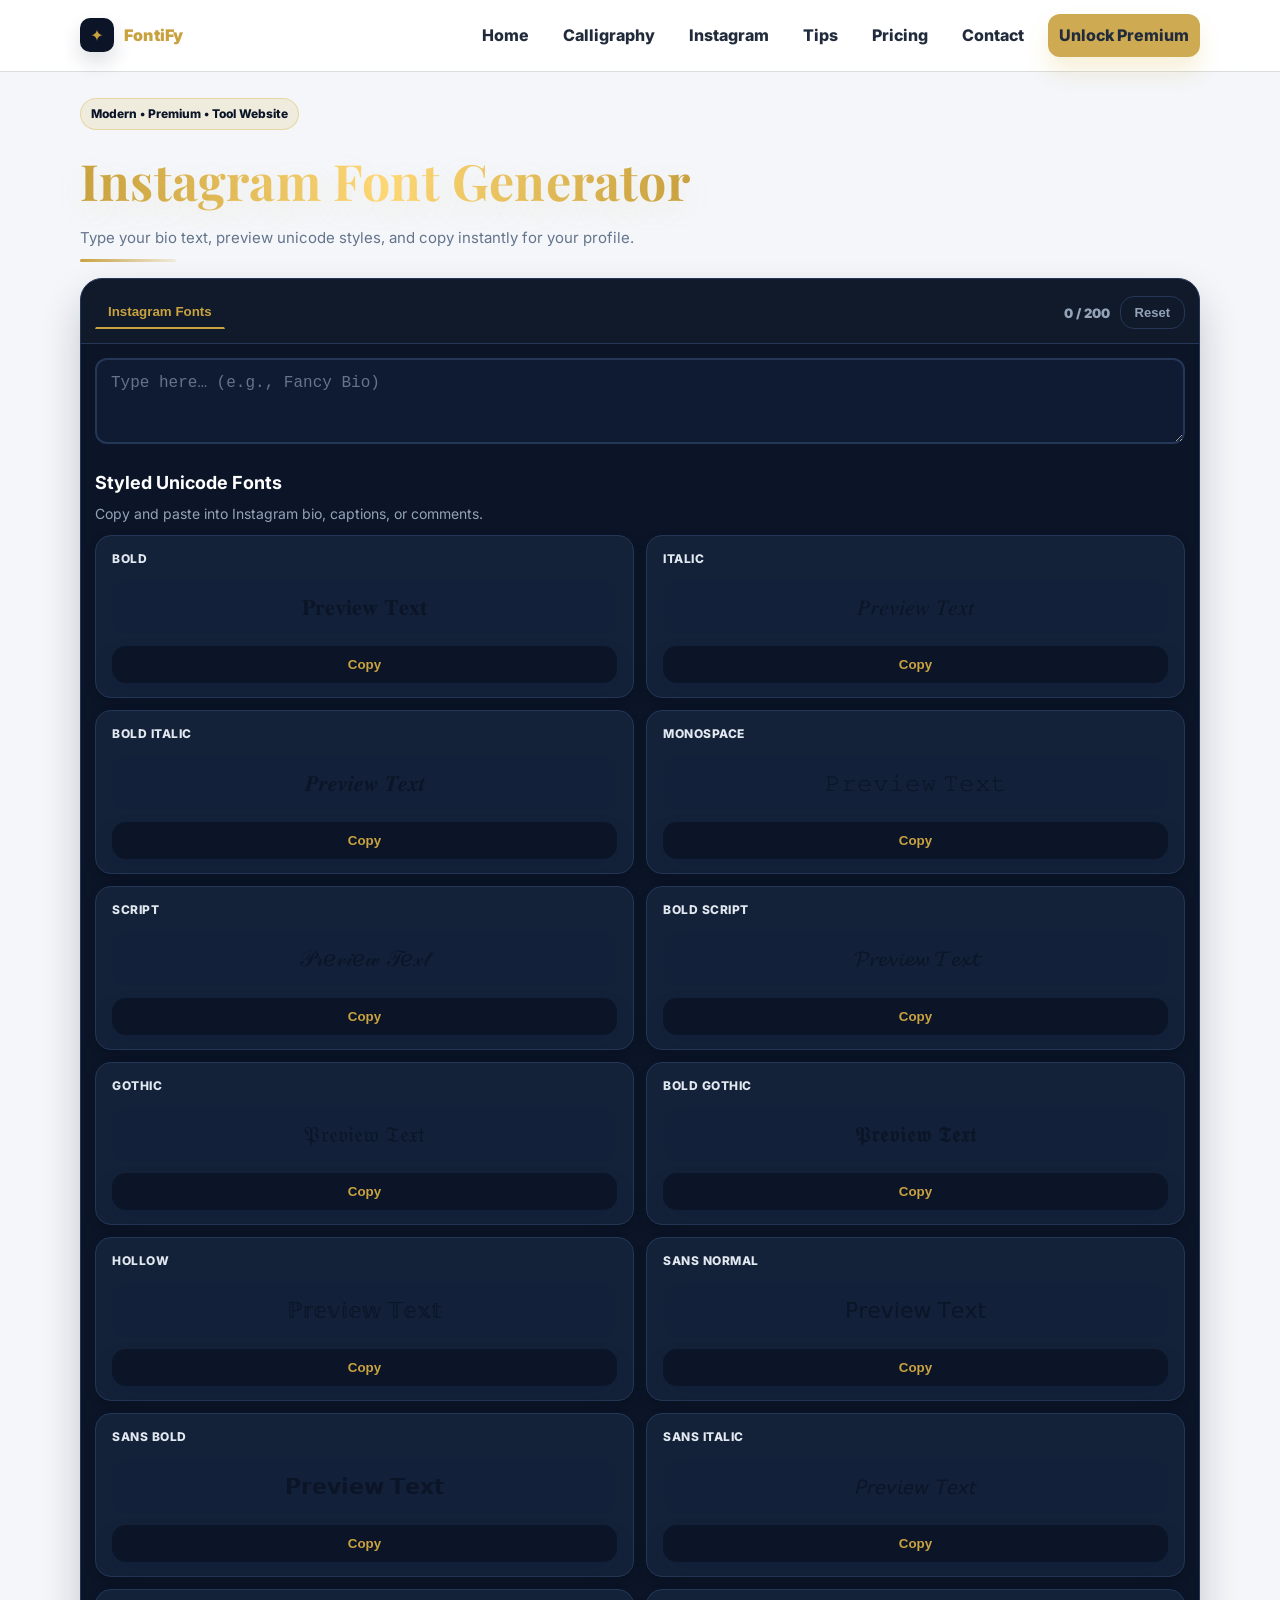
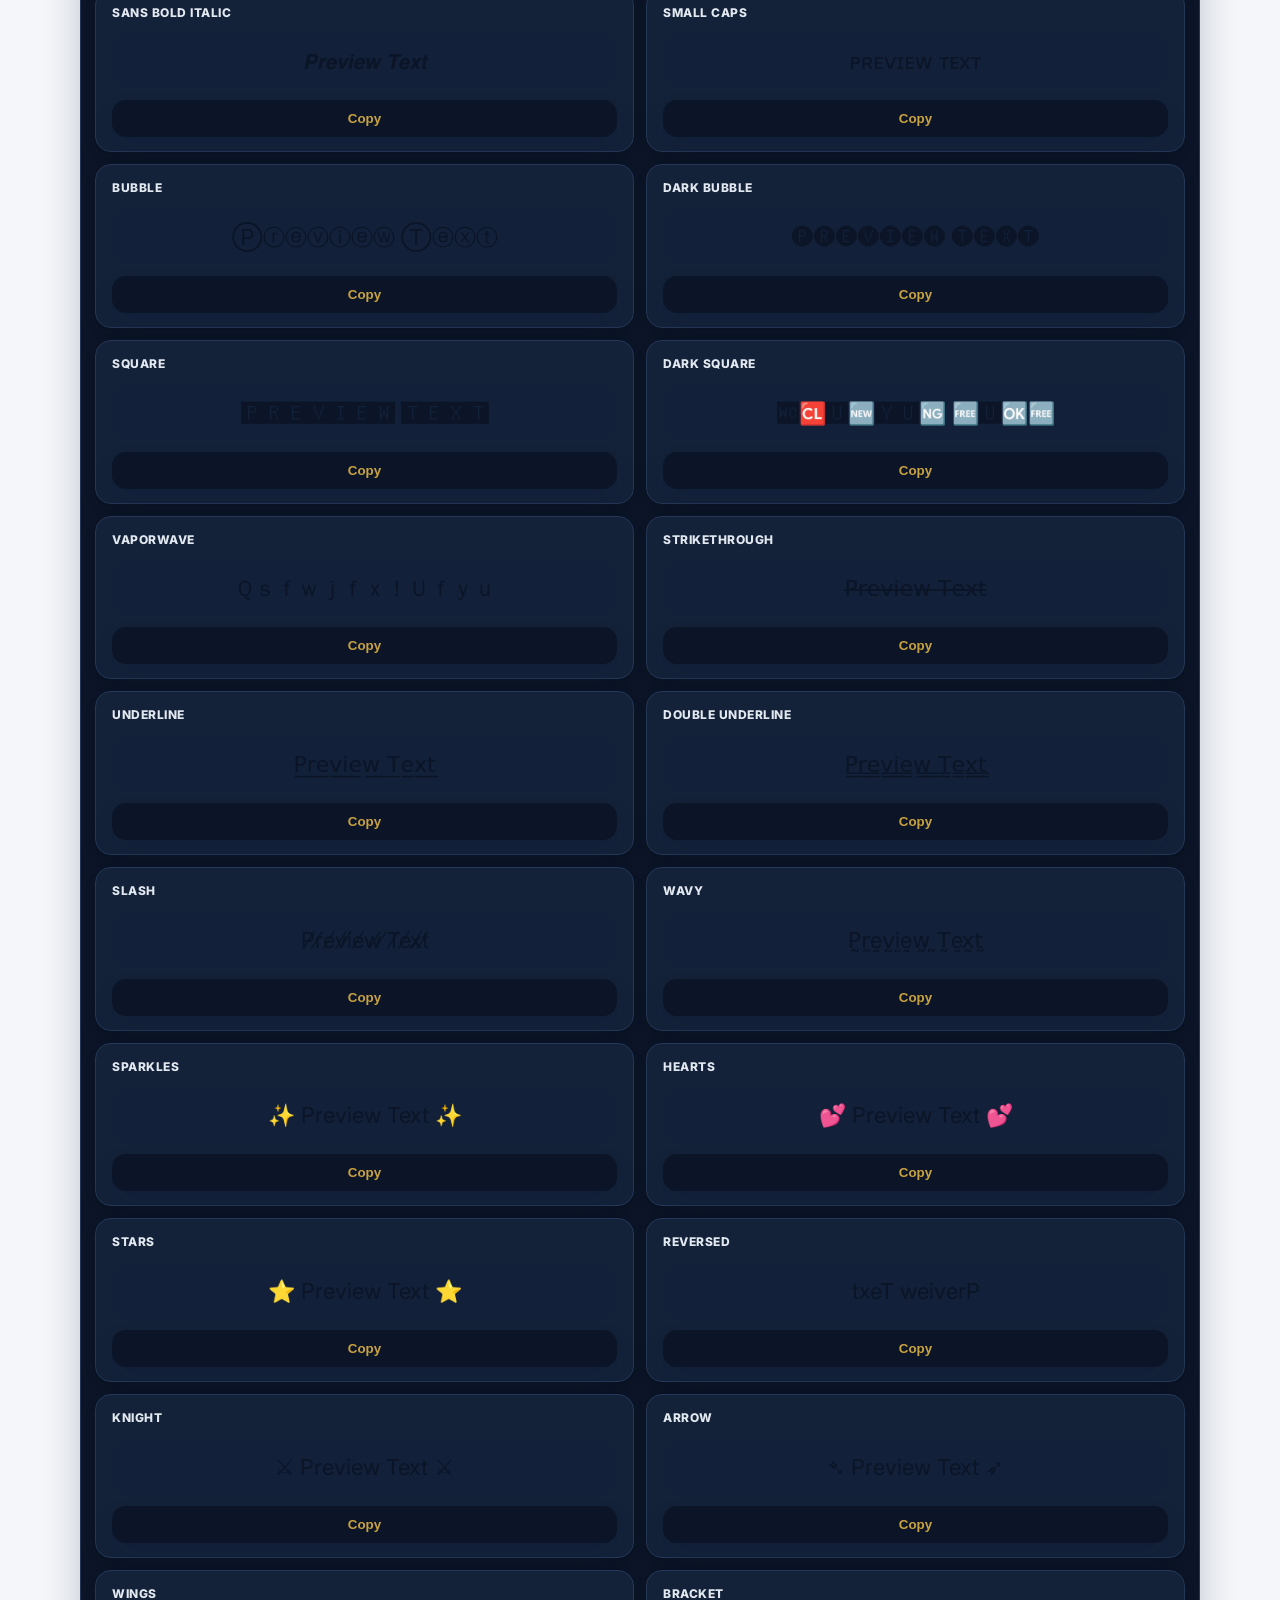
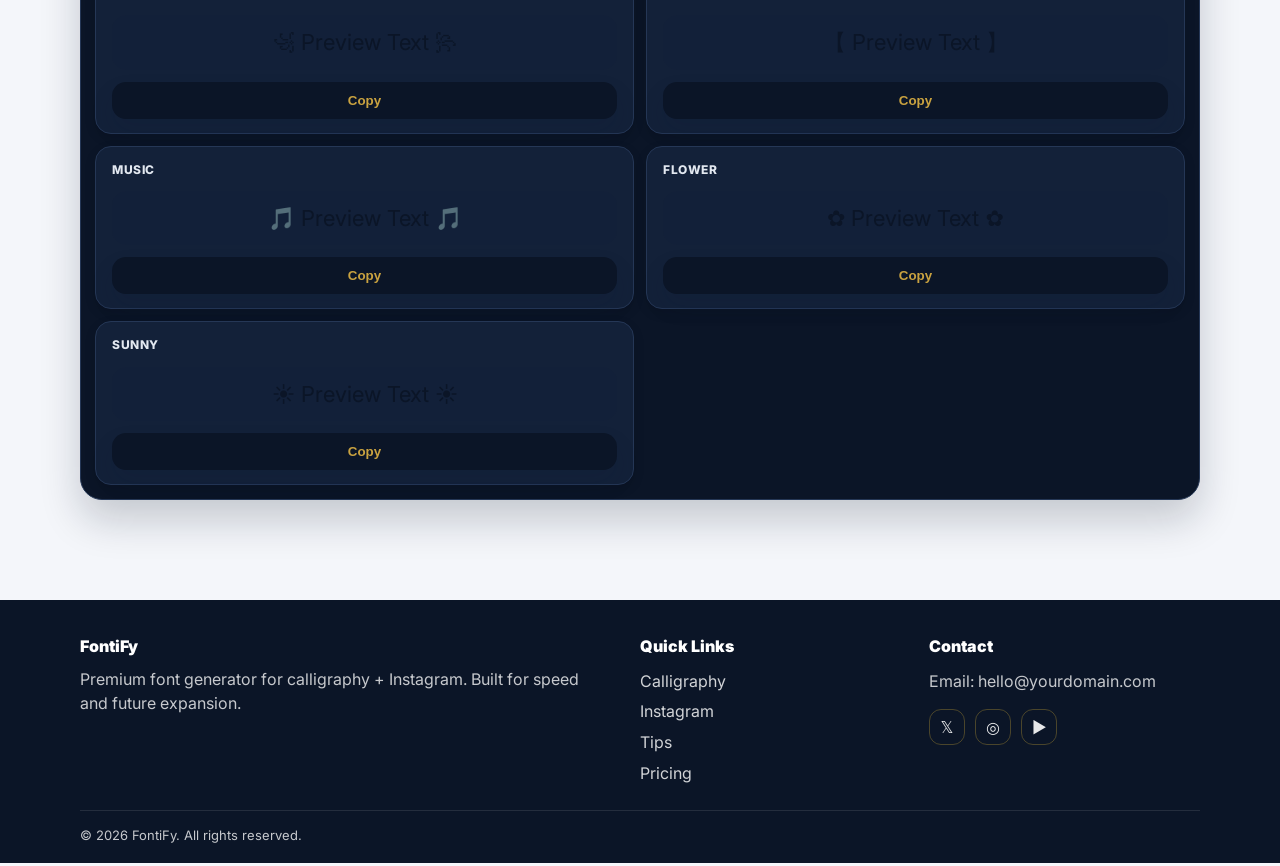
<file: instagram-fonts.html>
<!DOCTYPE html>
<html lang="en">

<head>
  <meta charset="utf-8" />
  <meta name="viewport" content="width=device-width,initial-scale=1" />
  <title>FontiFy — Instagram Font Generator</title>
  <meta name="description"
    content="Generate premium Instagram bio fonts instantly. Unicode styled text for captions and profiles." />

  <!-- Fonts -->
  <link rel="preconnect" href="https://fonts.googleapis.com" />
  <link rel="preconnect" href="https://fonts.gstatic.com" crossorigin />
  <link
    href="https://fonts.googleapis.com/css2?family=Inter:wght@400;500;600;700;800&family=Playfair+Display:wght@600;700&display=swap"
    rel="stylesheet" />

  <link rel="stylesheet" href="./css/styles.css" />
</head>

<body>
  <header class="site-header" id="top">
    <div class="container header-inner">
      <a class="brand" href="index.html" aria-label="FontiFy Home">
        <span class="brand-mark" aria-hidden="true">✦</span>
        <span class="brand-text">FontiFy</span>
      </a>

      <button class="nav-toggle" aria-controls="primary-nav" aria-expanded="false">
        <span class="sr-only">Open menu</span>
        <span class="hamburger" aria-hidden="true"></span>
      </button>

      <nav class="nav" id="primary-nav">
        <a href="index.html">Home</a>
        <a href="index.html#calligraphy">Calligraphy</a>
        <a href="instagram-fonts.html">Instagram</a>
        <a href="#tips">Tips</a>
        <a href="#pricing">Pricing</a>
        <a href="#contact">Contact</a>
        <a class="btn btn-gold" href="#pricing">Unlock Premium</a>
      </nav>
    </div>
  </header>

  <main id="home">
    <section class="hero">
      <div class="container">
        <div class="badge">Modern • Premium • Tool Website</div>
        <h1 class="hero-title">
          <span class="gold-gradient">Instagram Font Generator</span>
        </h1>
        <p class="hero-subtitle">Type your bio text, preview unicode styles, and copy instantly for your profile.</p>
        <div class="hero-underline"></div>

        <section class="tool-card" aria-label="Font generator">
          <div class="tool-head">
            <div class="tabs">
              <button class="tab is-active">Instagram Fonts</button>
            </div>

            <div class="tool-actions">
              <div class="counter" id="charCounter">0 / 200</div>
              <button class="btn btn-outline btn-reset" id="resetBtn" type="button">Reset</button>
            </div>
          </div>

          <div class="tool-body">
            <label class="sr-only" for="userText">Enter your text</label>
            <textarea id="userText" class="text-input" maxlength="200" rows="3"
              placeholder="Type here… (e.g., Fancy Bio)"></textarea>

            <!-- Instagram panel -->
            <section id="panel-ig" class="panel is-active">
              <div class="section-head" id="instagram">
                <h2 class="section-title">Styled Unicode Fonts</h2>
                <p class="section-desc">Copy and paste into Instagram bio, captions, or comments.</p>
              </div>

              <div class="font-grid" id="igGrid">
                <article class="font-card" data-ig="bold">
                  <div class="font-label">Bold</div>
                  <div class="font-preview" data-preview>Preview Text</div><button class="copy-btn"
                    data-copy>Copy</button>
                </article>
                <article class="font-card" data-ig="italic">
                  <div class="font-label">Italic</div>
                  <div class="font-preview" data-preview>Preview Text</div><button class="copy-btn"
                    data-copy>Copy</button>
                </article>
                <article class="font-card" data-ig="bolditalic">
                  <div class="font-label">Bold Italic</div>
                  <div class="font-preview" data-preview>Preview Text</div><button class="copy-btn"
                    data-copy>Copy</button>
                </article>
                <article class="font-card" data-ig="monospace">
                  <div class="font-label">Monospace</div>
                  <div class="font-preview" data-preview>Preview Text</div><button class="copy-btn"
                    data-copy>Copy</button>
                </article>
                <article class="font-card" data-ig="script">
                  <div class="font-label">Script</div>
                  <div class="font-preview" data-preview>Preview Text</div><button class="copy-btn"
                    data-copy>Copy</button>
                </article>
                <article class="font-card" data-ig="boldscript">
                  <div class="font-label">Bold Script</div>
                  <div class="font-preview" data-preview>Preview Text</div><button class="copy-btn"
                    data-copy>Copy</button>
                </article>
                <article class="font-card" data-ig="fraktur">
                  <div class="font-label">Gothic</div>
                  <div class="font-preview" data-preview>Preview Text</div><button class="copy-btn"
                    data-copy>Copy</button>
                </article>
                <article class="font-card" data-ig="boldfraktur">
                  <div class="font-label">Bold Gothic</div>
                  <div class="font-preview" data-preview>Preview Text</div><button class="copy-btn"
                    data-copy>Copy</button>
                </article>
                <article class="font-card" data-ig="doublestruck">
                  <div class="font-label">Hollow</div>
                  <div class="font-preview" data-preview>Preview Text</div><button class="copy-btn"
                    data-copy>Copy</button>
                </article>
                <article class="font-card" data-ig="sans">
                  <div class="font-label">Sans Normal</div>
                  <div class="font-preview" data-preview>Preview Text</div><button class="copy-btn"
                    data-copy>Copy</button>
                </article>
                <article class="font-card" data-ig="sansbold">
                  <div class="font-label">Sans Bold</div>
                  <div class="font-preview" data-preview>Preview Text</div><button class="copy-btn"
                    data-copy>Copy</button>
                </article>
                <article class="font-card" data-ig="sansitalic">
                  <div class="font-label">Sans Italic</div>
                  <div class="font-preview" data-preview>Preview Text</div><button class="copy-btn"
                    data-copy>Copy</button>
                </article>
                <article class="font-card" data-ig="sansbolditalic">
                  <div class="font-label">Sans Bold Italic</div>
                  <div class="font-preview" data-preview>Preview Text</div><button class="copy-btn"
                    data-copy>Copy</button>
                </article>
                <article class="font-card" data-ig="smallcaps">
                  <div class="font-label">Small Caps</div>
                  <div class="font-preview" data-preview>Preview Text</div><button class="copy-btn"
                    data-copy>Copy</button>
                </article>
                <article class="font-card" data-ig="bubble">
                  <div class="font-label">Bubble</div>
                  <div class="font-preview" data-preview>Preview Text</div><button class="copy-btn"
                    data-copy>Copy</button>
                </article>
                <article class="font-card" data-ig="blackbubble">
                  <div class="font-label">Dark Bubble</div>
                  <div class="font-preview" data-preview>Preview Text</div><button class="copy-btn"
                    data-copy>Copy</button>
                </article>
                <article class="font-card" data-ig="square">
                  <div class="font-label">Square</div>
                  <div class="font-preview" data-preview>Preview Text</div><button class="copy-btn"
                    data-copy>Copy</button>
                </article>
                <article class="font-card" data-ig="blacksquare">
                  <div class="font-label">Dark Square</div>
                  <div class="font-preview" data-preview>Preview Text</div><button class="copy-btn"
                    data-copy>Copy</button>
                </article>
                <article class="font-card" data-ig="fullwidth">
                  <div class="font-label">Vaporwave</div>
                  <div class="font-preview" data-preview>Preview Text</div><button class="copy-btn"
                    data-copy>Copy</button>
                </article>
                <article class="font-card" data-ig="strikethrough">
                  <div class="font-label">Strikethrough</div>
                  <div class="font-preview" data-preview>Preview Text</div><button class="copy-btn"
                    data-copy>Copy</button>
                </article>
                <article class="font-card" data-ig="underline">
                  <div class="font-label">Underline</div>
                  <div class="font-preview" data-preview>Preview Text</div><button class="copy-btn"
                    data-copy>Copy</button>
                </article>
                <article class="font-card" data-ig="doubleunderline">
                  <div class="font-label">Double Underline</div>
                  <div class="font-preview" data-preview>Preview Text</div><button class="copy-btn"
                    data-copy>Copy</button>
                </article>
                <article class="font-card" data-ig="slash">
                  <div class="font-label">Slash</div>
                  <div class="font-preview" data-preview>Preview Text</div><button class="copy-btn"
                    data-copy>Copy</button>
                </article>
                <article class="font-card" data-ig="wavy">
                  <div class="font-label">Wavy</div>
                  <div class="font-preview" data-preview>Preview Text</div><button class="copy-btn"
                    data-copy>Copy</button>
                </article>
                <article class="font-card" data-ig="sparkles">
                  <div class="font-label">Sparkles</div>
                  <div class="font-preview" data-preview>Preview Text</div><button class="copy-btn"
                    data-copy>Copy</button>
                </article>
                <article class="font-card" data-ig="hearts">
                  <div class="font-label">Hearts</div>
                  <div class="font-preview" data-preview>Preview Text</div><button class="copy-btn"
                    data-copy>Copy</button>
                </article>
                <article class="font-card" data-ig="stars">
                  <div class="font-label">Stars</div>
                  <div class="font-preview" data-preview>Preview Text</div><button class="copy-btn"
                    data-copy>Copy</button>
                </article>
                <article class="font-card" data-ig="reversed">
                  <div class="font-label">Reversed</div>
                  <div class="font-preview" data-preview>Preview Text</div><button class="copy-btn"
                    data-copy>Copy</button>
                </article>
                <article class="font-card" data-ig="knight">
                  <div class="font-label">Knight</div>
                  <div class="font-preview" data-preview>Preview Text</div><button class="copy-btn"
                    data-copy>Copy</button>
                </article>
                <article class="font-card" data-ig="arrow">
                  <div class="font-label">Arrow</div>
                  <div class="font-preview" data-preview>Preview Text</div><button class="copy-btn"
                    data-copy>Copy</button>
                </article>
                <article class="font-card" data-ig="wings">
                  <div class="font-label">Wings</div>
                  <div class="font-preview" data-preview>Preview Text</div><button class="copy-btn"
                    data-copy>Copy</button>
                </article>
                <article class="font-card" data-ig="bracket">
                  <div class="font-label">Bracket</div>
                  <div class="font-preview" data-preview>Preview Text</div><button class="copy-btn"
                    data-copy>Copy</button>
                </article>
                <article class="font-card" data-ig="music">
                  <div class="font-label">Music</div>
                  <div class="font-preview" data-preview>Preview Text</div><button class="copy-btn"
                    data-copy>Copy</button>
                </article>
                <article class="font-card" data-ig="flower">
                  <div class="font-label">Flower</div>
                  <div class="font-preview" data-preview>Preview Text</div><button class="copy-btn"
                    data-copy>Copy</button>
                </article>
                <article class="font-card" data-ig="sunny">
                  <div class="font-label">Sunny</div>
                  <div class="font-preview" data-preview>Preview Text</div><button class="copy-btn"
                    data-copy>Copy</button>
                </article>
              </div>
            </section>
          </div>
        </section>

        <!-- (Tips and Pricing sections removed or kept for consistency) -->
      </div>
    </section>
  </main>

  <footer id="contact">
    <div class="container footer-grid">
      <div>
        <div class="footer-brand">FontiFy</div>
        <p class="footer-text">Premium font generator for calligraphy + Instagram. Built for speed and future expansion.
        </p>
      </div>

      <div>
        <div class="footer-title">Quick Links</div>
        <a href="index.html#calligraphy">Calligraphy</a>
        <a href="instagram-fonts.html">Instagram</a>
        <a href="#tips">Tips</a>
        <a href="#pricing">Pricing</a>
      </div>

      <div>
        <div class="footer-title">Contact</div>
        <p class="footer-text">Email: hello@yourdomain.com</p>
        <div class="social">
          <a href="#" aria-label="Twitter">𝕏</a>
          <a href="#" aria-label="Instagram">◎</a>
          <a href="#" aria-label="YouTube">▶</a>
        </div>
      </div>
    </div>

    <div class="container footer-bottom">
      <span>© <span id="year"></span> FontiFy. All rights reserved.</span>
    </div>
  </footer>

  <script src="./js/app.js"></script>
</body>

</html>
</file>
<file: css/styles.css>
:root {
  --navy: #0b1527;
  --navy-light: #132139;
  --navy-border: #253756;
  --gold: #c9a240;
  --gold2: #e2b55a;
  --success: #10B981;
  --line: rgba(11, 21, 39, .15);
  --muted: #64748b;
  --radius: 16px;
  --shadow: 0 14px 34px rgba(11, 21, 39, .12);
}

* {
  box-sizing: border-box;
}

html,
body {
  margin: 0;
  padding: 0;
}

body {
  font-family: "DM Sans", Inter, system-ui, -apple-system, sans-serif;
  color: var(--navy);
  background: #f4f6fa;
  line-height: 1.55;
}

a {
  color: inherit;
  text-decoration: none;
}

a:hover {
  text-decoration: underline;
}

.sr-only {
  position: absolute !important;
  width: 1px;
  height: 1px;
  padding: 0;
  margin: -1px;
  overflow: hidden;
  clip: rect(0, 0, 0, 0);
  white-space: nowrap;
  border: 0;
}

.container {
  width: min(1120px, calc(100% - 64px));
  margin-inline: auto;
}

@media (max-width:640px) {
  .container {
    width: min(1120px, calc(100% - 28px));
  }
}

/* Header */
.site-header {
  position: sticky;
  top: 0;
  z-index: 50;
  background: rgba(255, 255, 255, .92);
  backdrop-filter: blur(10px);
  border-bottom: 1px solid var(--line);
}

.header-inner {
  display: flex;
  align-items: center;
  justify-content: space-between;
  gap: 16px;
  padding: 14px 0;
}

.brand {
  display: flex;
  align-items: center;
  gap: 10px;
  font-weight: 900;
}

.brand-mark {
  width: 34px;
  height: 34px;
  display: grid;
  place-items: center;
  border-radius: 10px;
  background: var(--navy);
  color: var(--gold);
  box-shadow: 0 10px 20px rgba(11, 27, 58, .14);
}

.brand-text {
  color: var(--gold);
  letter-spacing: .2px;
}

.nav {
  display: flex;
  align-items: center;
  gap: 14px;
}

.nav a {
  font-weight: 800;
  color: var(--navy);
  opacity: .9;
  padding: 8px 10px;
  border-radius: 12px;
}

.nav a:hover {
  background: rgba(11, 27, 58, .06);
  text-decoration: none;
  opacity: 1;
}

.btn {
  border: 1px solid transparent;
  border-radius: 14px;
  padding: 10px 14px;
  font-weight: 900;
  cursor: pointer;
  transition: transform .15s ease, box-shadow .15s ease, background .15s ease, border-color .15s ease;
}

.btn:active {
  transform: translateY(1px);
}

.btn-gold {
  background: var(--gold);
  color: #1a1a1a;
  box-shadow: 0 14px 26px rgba(212, 175, 55, .22);
}

.btn-gold:hover {
  background: var(--gold2);
  text-decoration: none;
}

.btn-outline {
  background: #fff;
  border-color: rgba(11, 27, 58, .25);
  color: var(--navy);
}

.btn-outline:hover {
  border-color: rgba(11, 27, 58, .45);
  box-shadow: 0 12px 22px rgba(11, 27, 58, .10);
  transform: translateY(-1px);
}

/* Mobile menu */
.nav-toggle {
  display: none;
  background: transparent;
  border: 1px solid var(--line);
  border-radius: 12px;
  padding: 10px 12px;
  cursor: pointer;
}

.hamburger {
  width: 18px;
  height: 2px;
  background: var(--navy);
  position: relative;
  display: block;
}

.hamburger:before,
.hamburger:after {
  content: "";
  position: absolute;
  left: 0;
  width: 18px;
  height: 2px;
  background: var(--navy);
}

.hamburger:before {
  top: -6px;
}

.hamburger:after {
  top: 6px;
}

@media (max-width: 920px) {
  .nav-toggle {
    display: inline-flex;
  }

  .nav {
    position: absolute;
    right: 16px;
    top: 64px;
    width: min(340px, calc(100% - 32px));
    background: #fff;
    border: 1px solid var(--line);
    border-radius: 18px;
    box-shadow: var(--shadow);
    padding: 12px;
    display: none;
    flex-direction: column;
    align-items: stretch;
    transform-origin: top;
    animation: drop .18s ease;
  }

  .nav.is-open {
    display: flex;
  }

  @keyframes drop {
    from {
      opacity: 0;
      transform: translateY(-6px) scale(.98);
    }

    to {
      opacity: 1;
      transform: translateY(0) scale(1);
    }
  }
}

/* Hero */
.hero {
  padding: 26px 0 56px;
}

.badge {
  display: inline-flex;
  background: rgba(212, 175, 55, .14);
  border: 1px solid rgba(212, 175, 55, .35);
  color: var(--navy);
  padding: 6px 10px;
  border-radius: 999px;
  font-weight: 800;
  font-size: 12px;
}

.hero-title {
  font-family: "Playfair Display", serif;
  font-size: clamp(30px, 4vw, 50px);
  margin: 12px 0 6px;
  color: var(--navy);
  letter-spacing: .2px;
}

.gold-gradient {
  background: linear-gradient(90deg, var(--gold), #ffd978, var(--gold));
  -webkit-background-clip: text;
  background-clip: text;
  color: transparent;
  text-shadow: 0 10px 30px rgba(212, 175, 55, .14);
}

.hero-subtitle {
  max-width: 70ch;
  margin: 0;
  color: var(--muted);
  font-size: 15px;
}

.hero-underline {
  height: 3px;
  width: 96px;
  background: linear-gradient(90deg, var(--gold), rgba(212, 175, 55, .15));
  border-radius: 999px;
  margin: 10px 0 0;
}

/* Tool Card */
.tool-card {
  margin-top: 16px;
  background: var(--navy);
  border: 1px solid var(--navy-border);
  border-radius: 22px;
  box-shadow: 0 20px 40px rgba(11, 21, 39, .2);
  overflow: hidden;
  color: #fff;
}

.tool-head {
  padding: 14px;
  display: flex;
  align-items: flex-end;
  justify-content: space-between;
  gap: 12px;
  border-bottom: 1px solid var(--navy-border);
  background: rgba(255, 255, 255, 0.02);
}

.tabs {
  display: flex;
  gap: 10px;
  flex-wrap: wrap;
}

.tab {
  border: 1px solid transparent;
  background: transparent;
  padding: 10px 12px;
  border-radius: 999px;
  cursor: pointer;
  font-weight: 900;
  color: #94a3b8;
  transition: transform .15s ease, border-color .15s ease, color .15s ease;
}

.tab:hover {
  transform: translateY(-1px);
  color: #fff;
}

.tab.is-active {
  background: transparent;
  color: var(--gold);
  border-bottom: 2px solid var(--gold);
  border-radius: 0;
  padding-bottom: 8px;
}

.tab-link {
  display: inline-flex;
  align-items: center;
  gap: 5px;
  font-size: 14px;
  text-decoration: none;
  color: #94a3b8;
  opacity: .9;
}

.tab-link:hover {
  color: #fff;
  background: rgba(255, 255, 255, .05);
  border-color: rgba(255, 255, 255, .1);
  text-decoration: none;
  transform: translateY(-1px);
}

.tool-actions {
  display: flex;
  align-items: center;
  gap: 10px;
}

.counter {
  font-weight: 900;
  color: #94a3b8;
  font-size: 13px;
}

.tool-body {
  padding: 14px;
}

/* Textarea */
.text-input {
  width: 100%;
  border: 2px solid var(--navy-border);
  border-radius: 12px;
  background: rgba(19, 33, 57, 0.6);
  color: #fff;
  padding: 14px;
  font-size: 16px;
  outline: none;
  transition: box-shadow .18s ease, transform .18s ease, border-color .18s ease;
}

.text-input::placeholder {
  color: #64748b;
}

.text-input:hover {
  transform: translateY(-1px);
  border-color: rgba(201, 162, 64, .5);
}

.text-input:focus {
  border-color: var(--gold);
  box-shadow: 0 0 0 4px rgba(201, 162, 64, .15);
  background: var(--navy-light);
}

/* Reset button: navy bg + gold border, hover gold bg navy text */
.btn-reset {
  background: transparent;
  color: #94a3b8;
  border: 1px solid var(--navy-border);
  padding: 8px 14px;
  font-size: 13px;
}

.btn-reset:hover {
  background: var(--navy-light);
  color: #fff;
  border-color: #64748b;
  transform: translateY(-1px);
}

.section-head {
  margin: 18px 0 10px;
}

.section-title {
  margin: 0;
  font-size: 18px;
  color: #fff;
}

.section-desc {
  margin: 6px 0 0;
  color: #94a3b8;
  font-size: 14px;
}

/* Grid */
.font-grid {
  display: grid;
  grid-template-columns: repeat(2, minmax(0, 1fr));
  gap: 12px;
}

@media (max-width: 820px) {
  .font-grid {
    grid-template-columns: 1fr;
  }
}

/* Cards */
.font-card {
  border: 1.5px solid var(--navy-border);
  border-radius: var(--radius);
  padding: 14px 16px;
  background: var(--navy-light);
  box-shadow: 0 4px 12px rgba(0, 0, 0, .1);
  transition: transform .2s ease, box-shadow .2s ease, border-color .2s ease;
  display: flex;
  flex-direction: column;
  gap: 12px;
}

.font-card:hover {
  transform: translateY(-3px);
  box-shadow: 0 12px 24px rgba(0, 0, 0, .2);
  border-color: rgba(201, 162, 64, .5);
}

.font-label {
  font-size: 12px;
  font-weight: 800;
  color: #e2e8f0;
  letter-spacing: .5px;
  text-transform: uppercase;
}

.font-preview {
  font-size: 22px;
  color: var(--navy);
  text-align: center;
  padding: 10px 8px;
  border-radius: 14px;
  background: rgba(11, 27, 58, .03);
  overflow: hidden;
  text-overflow: ellipsis;
  white-space: nowrap;
}

/* Copy button */
.copy-btn {
  border: 1px solid transparent;
  background: var(--navy);
  color: var(--gold);
  border-radius: 14px;
  padding: 10px 12px;
  font-weight: 900;
  cursor: pointer;
  box-shadow: 0 12px 22px rgba(11, 27, 58, .14);
  transition: transform .15s ease, box-shadow .15s ease, background .15s ease;
  display: inline-flex;
  justify-content: center;
  gap: 8px;
}

.copy-btn:hover {
  transform: translateY(-1px);
  box-shadow: 0 16px 30px rgba(11, 27, 58, .18);
}

.copy-btn.is-copied {
  background: rgba(16, 185, 129, .12);
  border-color: rgba(16, 185, 129, .55);
  color: var(--navy);
}

.check {
  color: var(--success);
  font-weight: 900;
}

/* Compare */
.compare {
  margin-top: 18px;
  border-top: 1px solid var(--line);
  padding-top: 16px;
}

.compare-grid {
  display: grid;
  grid-template-columns: repeat(3, minmax(0, 1fr));
  gap: 12px;
}

@media (max-width: 900px) {
  .compare-grid {
    grid-template-columns: 1fr;
  }
}

.compare-col {
  border: 1px solid var(--line);
  border-radius: var(--radius);
  background: #fff;
  box-shadow: 0 10px 25px rgba(11, 27, 58, .08);
  padding: 12px;
}

.label {
  display: block;
  font-weight: 900;
  color: var(--navy);
  font-size: 13px;
  margin-bottom: 8px;
}

select {
  width: 100%;
  border: 1px solid rgba(11, 27, 58, .22);
  border-radius: 14px;
  padding: 10px 12px;
  font-weight: 800;
  color: var(--navy);
  background: #fff;
}

.compare-preview {
  margin-top: 12px;
  padding: 14px 12px;
  border-radius: 14px;
  border: 1px dashed rgba(212, 175, 55, .45);
  background: #fff;
  text-align: center;
  font-size: 22px;
  color: var(--navy);
  overflow: hidden;
  text-overflow: ellipsis;
  white-space: nowrap;
}

/* Trending pills */
.subsection {
  margin-top: 18px;
}

.subsection-title {
  margin: 0 0 10px;
  color: var(--navy);
  font-weight: 900;
}

.pill-row {
  display: flex;
  flex-wrap: wrap;
  gap: 10px;
}

.pill {
  border: 1px solid rgba(11, 27, 58, .18);
  background: #fff;
  padding: 10px 12px;
  border-radius: 999px;
  cursor: pointer;
  font-weight: 900;
  color: var(--navy);
  transition: transform .15s ease, background .15s ease, border-color .15s ease;
}

.pill:hover {
  transform: translateY(-1px);
  background: rgba(212, 175, 55, .14);
  border-color: rgba(212, 175, 55, .55);
}

/* Feature + tips cards */
.cards {
  margin-top: 12px;
  display: grid;
  grid-template-columns: repeat(5, minmax(0, 1fr));
  gap: 12px;
}

@media (max-width:1100px) {
  .cards {
    grid-template-columns: repeat(2, minmax(0, 1fr));
  }
}

.cards-3 {
  grid-template-columns: repeat(3, minmax(0, 1fr));
}

@media (max-width:900px) {
  .cards-3 {
    grid-template-columns: 1fr;
  }
}

.card {
  border: 1px solid rgba(11, 27, 58, .18);
  border-radius: 18px;
  background: #fff;
  padding: 14px;
  box-shadow: 0 10px 25px rgba(11, 27, 58, .08);
  transition: transform .15s ease, box-shadow .15s ease, border-color .15s ease;
}

.card:hover {
  transform: translateY(-2px);
  box-shadow: 0 16px 32px rgba(11, 27, 58, .12);
  border-color: rgba(212, 175, 55, .35);
}

.card-title {
  margin: 0 0 6px;
  color: var(--navy);
  font-size: 16px;
  font-weight: 900;
}

.card-desc {
  margin: 0;
  color: var(--muted);
  font-size: 14px;
}

.card-cta {
  display: inline-block;
  margin-top: 10px;
  font-weight: 900;
  color: var(--navy);
}

/* Footer */
footer {
  margin-top: 44px;
  background: var(--navy);
  color: rgba(255, 255, 255, .90);
  padding: 34px 0 18px;
}

.footer-grid {
  display: grid;
  grid-template-columns: 2fr 1fr 1fr;
  gap: 18px;
}

@media (max-width:900px) {
  .footer-grid {
    grid-template-columns: 1fr;
  }
}

.footer-brand {
  font-weight: 900;
  color: #fff;
  margin-bottom: 8px;
}

.footer-title {
  font-weight: 900;
  color: #fff;
  margin-bottom: 10px;
}

footer a {
  display: block;
  opacity: .9;
  margin: 6px 0;
}

footer a:hover {
  opacity: 1;
  text-decoration: none;
}

.footer-text {
  margin: 0;
  opacity: .85;
  max-width: 52ch;
}

.social {
  display: flex;
  gap: 10px;
  margin-top: 10px;
}

.social a {
  width: 36px;
  height: 36px;
  display: grid;
  place-items: center;
  border-radius: 12px;
  border: 1px solid rgba(212, 175, 55, .35);
  color: #fff;
  text-decoration: none;
}

.footer-bottom {
  margin-top: 18px;
  padding-top: 14px;
  border-top: 1px solid rgba(255, 255, 255, .12);
  opacity: .85;
  font-size: 13px;
}

/* Calligraphy font classes */
.f-allura {
  font-family: Allura, cursive;
}

.f-alex {
  font-family: "Alex Brush", cursive;
}

.f-gv {
  font-family: "Great Vibes", cursive;
}

.f-paris {
  font-family: Parisienne, cursive;
}

.f-sac {
  font-family: Sacramento, cursive;
}

.f-pacifico {
  font-family: Pacifico, cursive;
}

.f-dance {
  font-family: "Dancing Script", cursive;
}

.f-satisfy {
  font-family: Satisfy, cursive;
}

.f-cookie {
  font-family: Cookie, cursive;
}

.f-kaushan {
  font-family: "Kaushan Script", cursive;
}

.f-yellow {
  font-family: Yellowtail, cursive;
}

.f-marck {
  font-family: "Marck Script", cursive;
}

.f-oleo {
  font-family: "Oleo Script", cursive;
}

.f-dafoe {
  font-family: "Mr Dafoe", cursive;
}

.f-seaweed {
  font-family: "Seaweed Script", cursive;
}

.f-roch {
  font-family: Rochester, cursive;
}

.f-ital {
  font-family: Italianno, cursive;
}

.f-callig {
  font-family: Calligraffitti, cursive;
}

.f-damion {
  font-family: Damion, cursive;
}

.f-qwig {
  font-family: Qwigley, cursive;
}

.f-gwen {
  font-family: Gwendolyn, cursive;
}

.f-petit {
  font-family: "Petit Formal Script", cursive;
}

.f-meie {
  font-family: "Meie Script", cursive;
}

.f-pinyon {
  font-family: "Pinyon Script", cursive;
}

.f-fuggles {
  font-family: Fuggles, cursive;
}

.f-euphoria {
  font-family: "Euphoria Script", cursive;
}

.f-monte {
  font-family: MonteCarlo, cursive;
}

.f-winds {
  font-family: WindSong, cursive;
}

/* Compare Grid Cards */
.compare-grid-cards {
  display: grid;
  grid-template-columns: repeat(3, 1fr);
  gap: 20px;
  margin-top: 24px;
}

@media (max-width: 900px) {
  .compare-grid-cards {
    grid-template-columns: 1fr;
  }
}

.compare-card {
  background: #fff;
  border: 1px solid var(--line);
  border-radius: var(--radius);
  overflow: hidden;
  box-shadow: var(--shadow);
  transition: transform 0.2s ease;
}

.compare-card:hover {
  transform: translateY(-4px);
  border-color: var(--gold);
}

.compare-card-head {
  padding: 16px;
  background: var(--navy);
  display: flex;
  flex-direction: column;
  gap: 10px;
}

.font-search {
  width: 100%;
  padding: 8px 12px;
  border-radius: 8px;
  border: 1px solid rgba(212, 175, 55, 0.3);
  background: rgba(255, 255, 255, 0.05);
  color: #fff;
  font-size: 14px;
  outline: none;
}

.font-search:focus {
  border-color: var(--gold);
  background: rgba(255, 255, 255, 0.1);
}

.font-select {
  width: 100%;
  padding: 8px;
  border-radius: 8px;
  background: #fff;
  color: var(--navy);
  font-weight: 700;
  border: none;
  cursor: pointer;
}

.compare-card-body {
  padding: 30px 16px;
  min-height: 120px;
  display: flex;
  align-items: center;
  justify-content: center;
}

/* Trending End Section */
.trending-cards-grid {
  display: grid;
  grid-template-columns: repeat(auto-fit, minmax(240px, 1fr));
  gap: 20px;
}

.trending-card {
  background: #fff;
  border: 1px solid var(--line);
  border-radius: 18px;
  padding: 24px;
  text-align: center;
  position: relative;
  overflow: hidden;
  transition: all 0.2s ease;
}

.trending-card:hover {
  border-color: var(--gold);
  box-shadow: 0 10px 40px rgba(212, 175, 55, 0.1);
}

.trending-preview {
  font-size: 28px;
  color: var(--navy);
  margin-bottom: 20px;
  white-space: nowrap;
  overflow: hidden;
  text-overflow: ellipsis;
}

.trending-info {
  display: flex;
  align-items: center;
  justify-content: space-between;
  gap: 8px;
  border-top: 1px solid var(--line);
  padding-top: 16px;
}

.trending-name {
  font-size: 12px;
  font-weight: 900;
  color: var(--navy);
  opacity: 0.75;
  flex: 1;
  overflow: hidden;
  text-overflow: ellipsis;
  white-space: nowrap;
}

.trending-tag {
  font-size: 11px;
  font-weight: 900;
  text-transform: uppercase;
  color: var(--gold);
  letter-spacing: 1px;
  flex-shrink: 0;
}

.btn-copy-small {
  background: var(--navy);
  color: var(--gold);
  border: none;
  border-radius: 8px;
  padding: 6px 12px;
  font-size: 12px;
  font-weight: 800;
  cursor: pointer;
  transition: all 0.2s ease;
}

.btn-copy-small:hover {
  background: var(--gold);
  color: var(--navy);
}

.f-euphoria {
  font-family: "Euphoria Script", cursive;
}

.f-monte {
  font-family: "MonteCarlo", cursive;
}

.f-winds {
  font-family: "WindSong", cursive;
}

/* ─── Golden border shimmer animation on all preview cards ─── */
@keyframes goldShimmer {
  0% {
    border-color: rgba(201, 162, 64, 0.25);
    box-shadow: 0 4px 12px rgba(0, 0, 0, .1);
  }

  50% {
    border-color: rgba(201, 162, 64, 0.6);
    box-shadow: 0 0 0 1px rgba(201, 162, 64, .15), 0 16px 32px rgba(0, 0, 0, .2);
  }

  100% {
    border-color: rgba(201, 162, 64, 0.25);
    box-shadow: 0 4px 12px rgba(0, 0, 0, .1);
  }
}

.font-card {
  animation: goldShimmer 3.2s ease-in-out infinite;
}

.font-card:nth-child(2n) {
  animation-delay: 0.4s;
}

.font-card:nth-child(3n) {
  animation-delay: 0.8s;
}

.font-card:nth-child(4n) {
  animation-delay: 1.2s;
}

.font-card:nth-child(5n) {
  animation-delay: 1.6s;
}

.font-card:nth-child(odd) {
  animation-delay: 0.2s;
}

.font-card:hover {
  animation: none;
  border-color: var(--gold);
  box-shadow: 0 0 0 2.5px rgba(212, 175, 55, .55), 0 20px 40px rgba(212, 175, 55, .18);
}

/* ─── Card footer: copy left, download right ─── */
.card-footer {
  display: flex;
  align-items: center;
  justify-content: flex-end;
  gap: 8px;
  margin-top: auto;
}

/* ─── PNG Download button ─── */
.download-btn {
  display: inline-flex;
  align-items: center;
  gap: 5px;
  background: linear-gradient(135deg, var(--gold) 0%, #f5d87a 50%, var(--gold2) 100%);
  background-size: 200% 200%;
  color: #1a1000;
  border: none;
  border-radius: 12px;
  padding: 9px 14px;
  font-weight: 900;
  font-size: 13px;
  cursor: pointer;
  box-shadow: 0 6px 18px rgba(212, 175, 55, .30);
  transition: transform .15s ease, box-shadow .15s ease, background-position .4s ease;
  position: relative;
  overflow: hidden;
  flex-shrink: 0;
}

.download-btn:hover {
  transform: translateY(-2px);
  box-shadow: 0 10px 28px rgba(212, 175, 55, .45);
  background-position: right center;
}

.download-btn:active {
  transform: translateY(0);
}

.dl-icon {
  font-size: 14px;
  display: inline-block;
  transition: transform .2s ease;
}

.download-btn:hover .dl-icon {
  transform: translateY(2px);
}

/* Processing state */
.download-btn.is-processing {
  pointer-events: none;
  opacity: .85;
}

.download-btn.is-processing .dl-icon {
  display: inline-block;
  width: 14px;
  height: 14px;
  border: 2px solid rgba(26, 16, 0, .4);
  border-top-color: rgba(26, 16, 0, .9);
  border-radius: 50%;
  animation: dlSpin .6s linear infinite;
  vertical-align: middle;
}

@keyframes dlSpin {
  to {
    transform: rotate(360deg);
  }
}

/* Done state */
.download-btn.is-done {
  background: linear-gradient(135deg, #10b981 0%, #34d399 100%);
  color: #fff;
}
</file>
